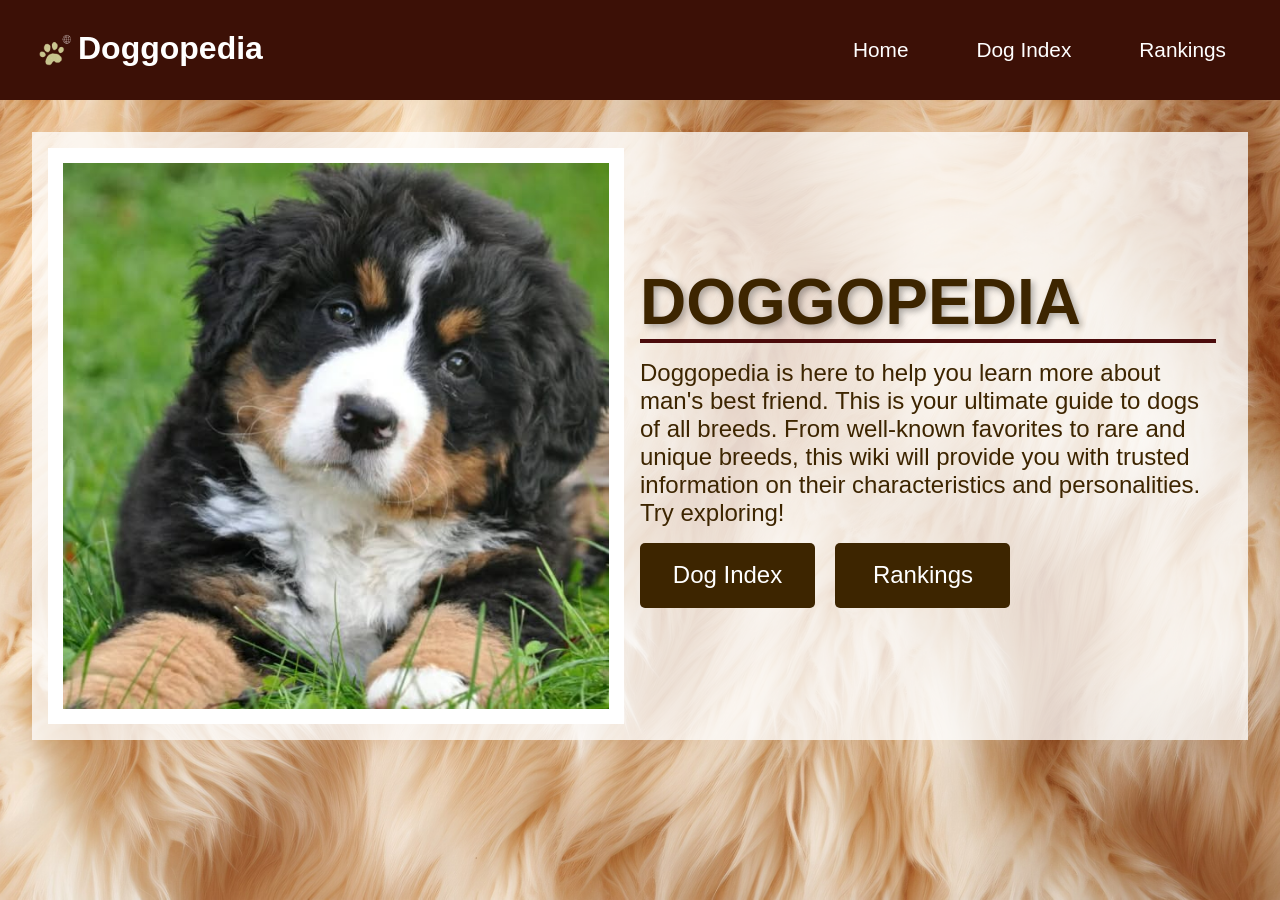
<file: index.html>
<!DOCTYPE html>
<html lang="en">
<head>
    <meta charset="UTF-8">
    <meta name="viewport" content="width=device-width, initial-scale=1.0">
    <title>Doggopedia</title>

    <link rel="stylesheet" href="style.css">
</head>

<body>
    <nav class="navbar">
        <div class="navbar-container">
            <a href="index.html" class="navbar-logo"><img src="doggopedias-logo.png" alt="Doggopedia Logo" class="navbar-icon">Doggopedia</a>
            <button class="navbar-toggle">
                <span class="bar"></span>
                <span class="bar"></span>
                <span class="bar"></span>
            </button>
            <ul class="navbar-menu">
                <li><a href="index.html">Home</a></li>
                <li><a href="dogbreeds.html">Dog Index</a></li>
                <li><a href="rankings.html">Rankings</a></li>
            </ul>
        </div>
    </nav>

<main>
    <div class="hero-section">
        <div class="hero-img">
            <img src="homepage-doggy.jpg" alt="Dog sitting on a grass field">
        </div>
        <div class="hero-content">
            <h1>DOGGOPEDIA</h1>
            <p>Doggopedia is here to help you learn more about man's best friend. This is your ultimate guide to dogs of all breeds. From well-known favorites to rare and unique breeds, this wiki will provide you with trusted information on their characteristics and personalities. Try exploring!</p>
            <button onclick="window.location.href='dogbreeds.html';">Dog Index</button>
            <button onclick="window.location.href='rankings.html';">Rankings</button>
        </div>
    </div>
</main>

<script src="script.js"></script>
</body>
</html>
</file>
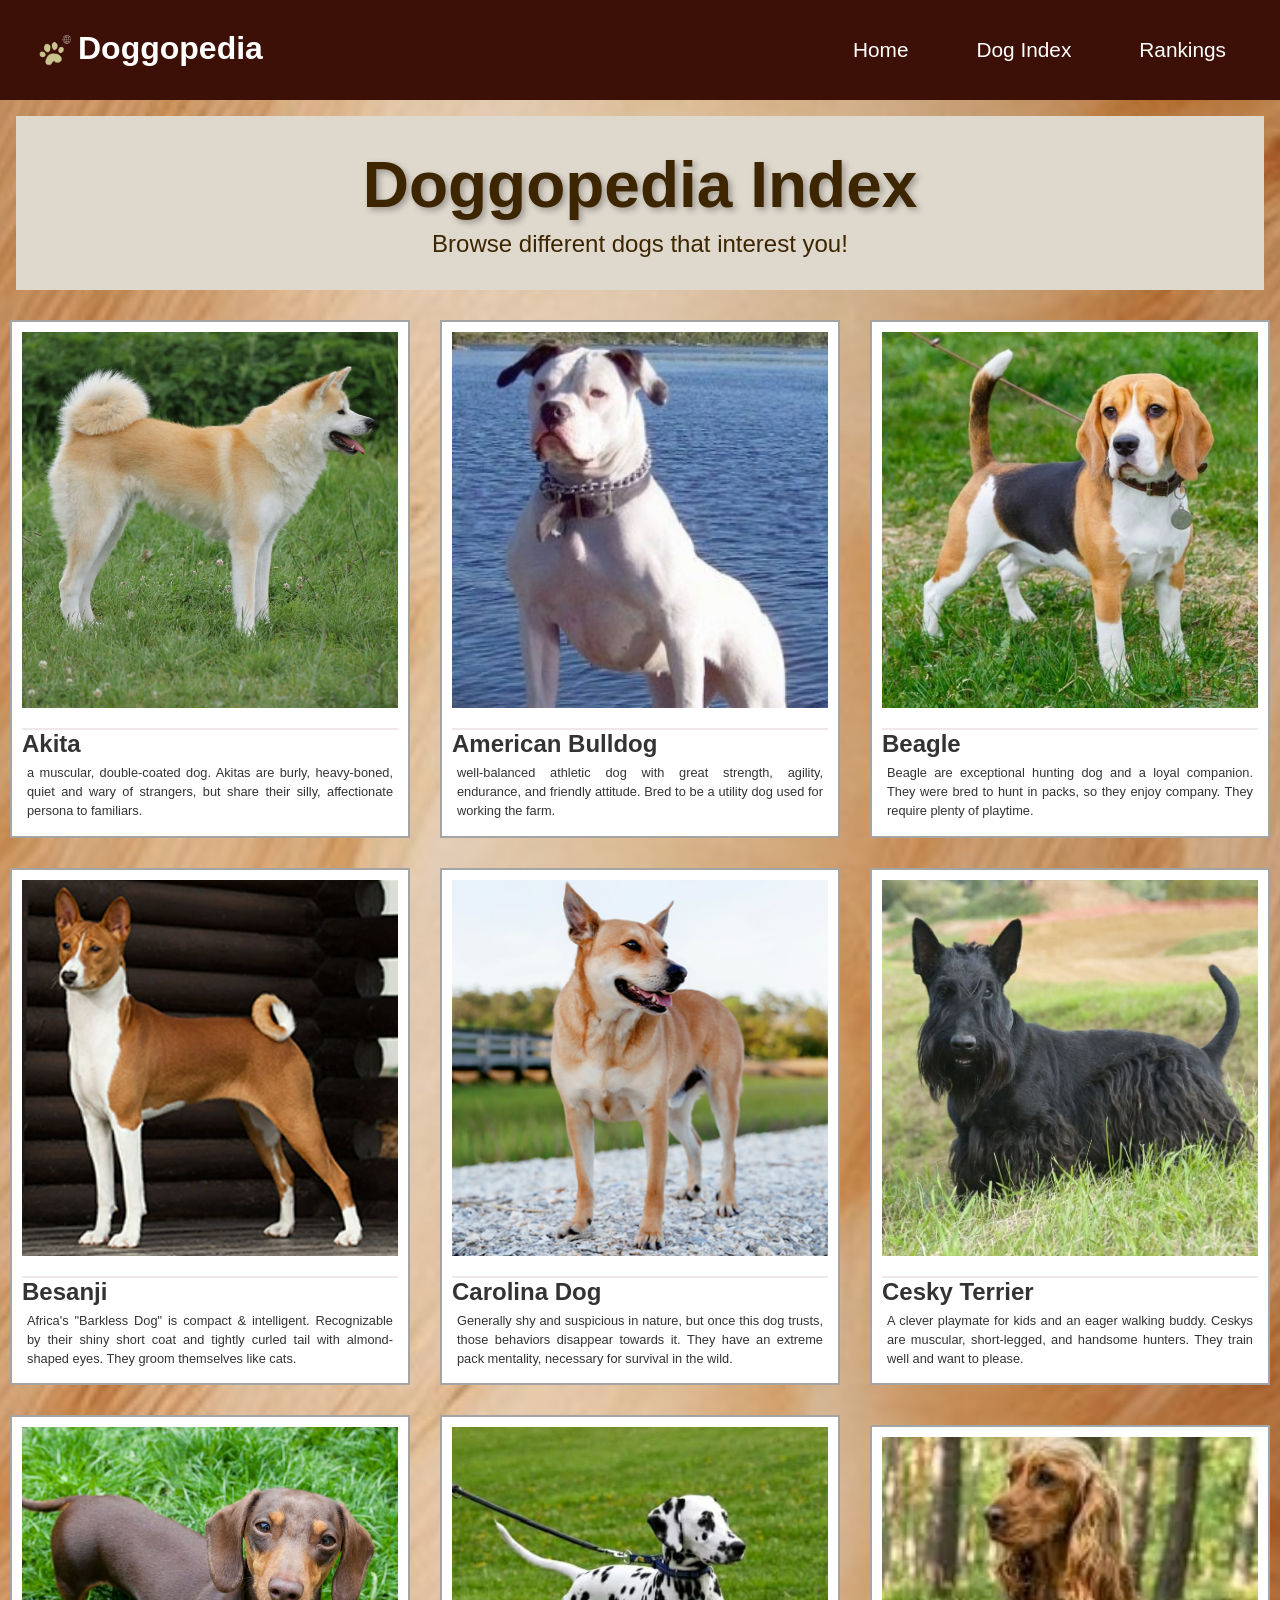
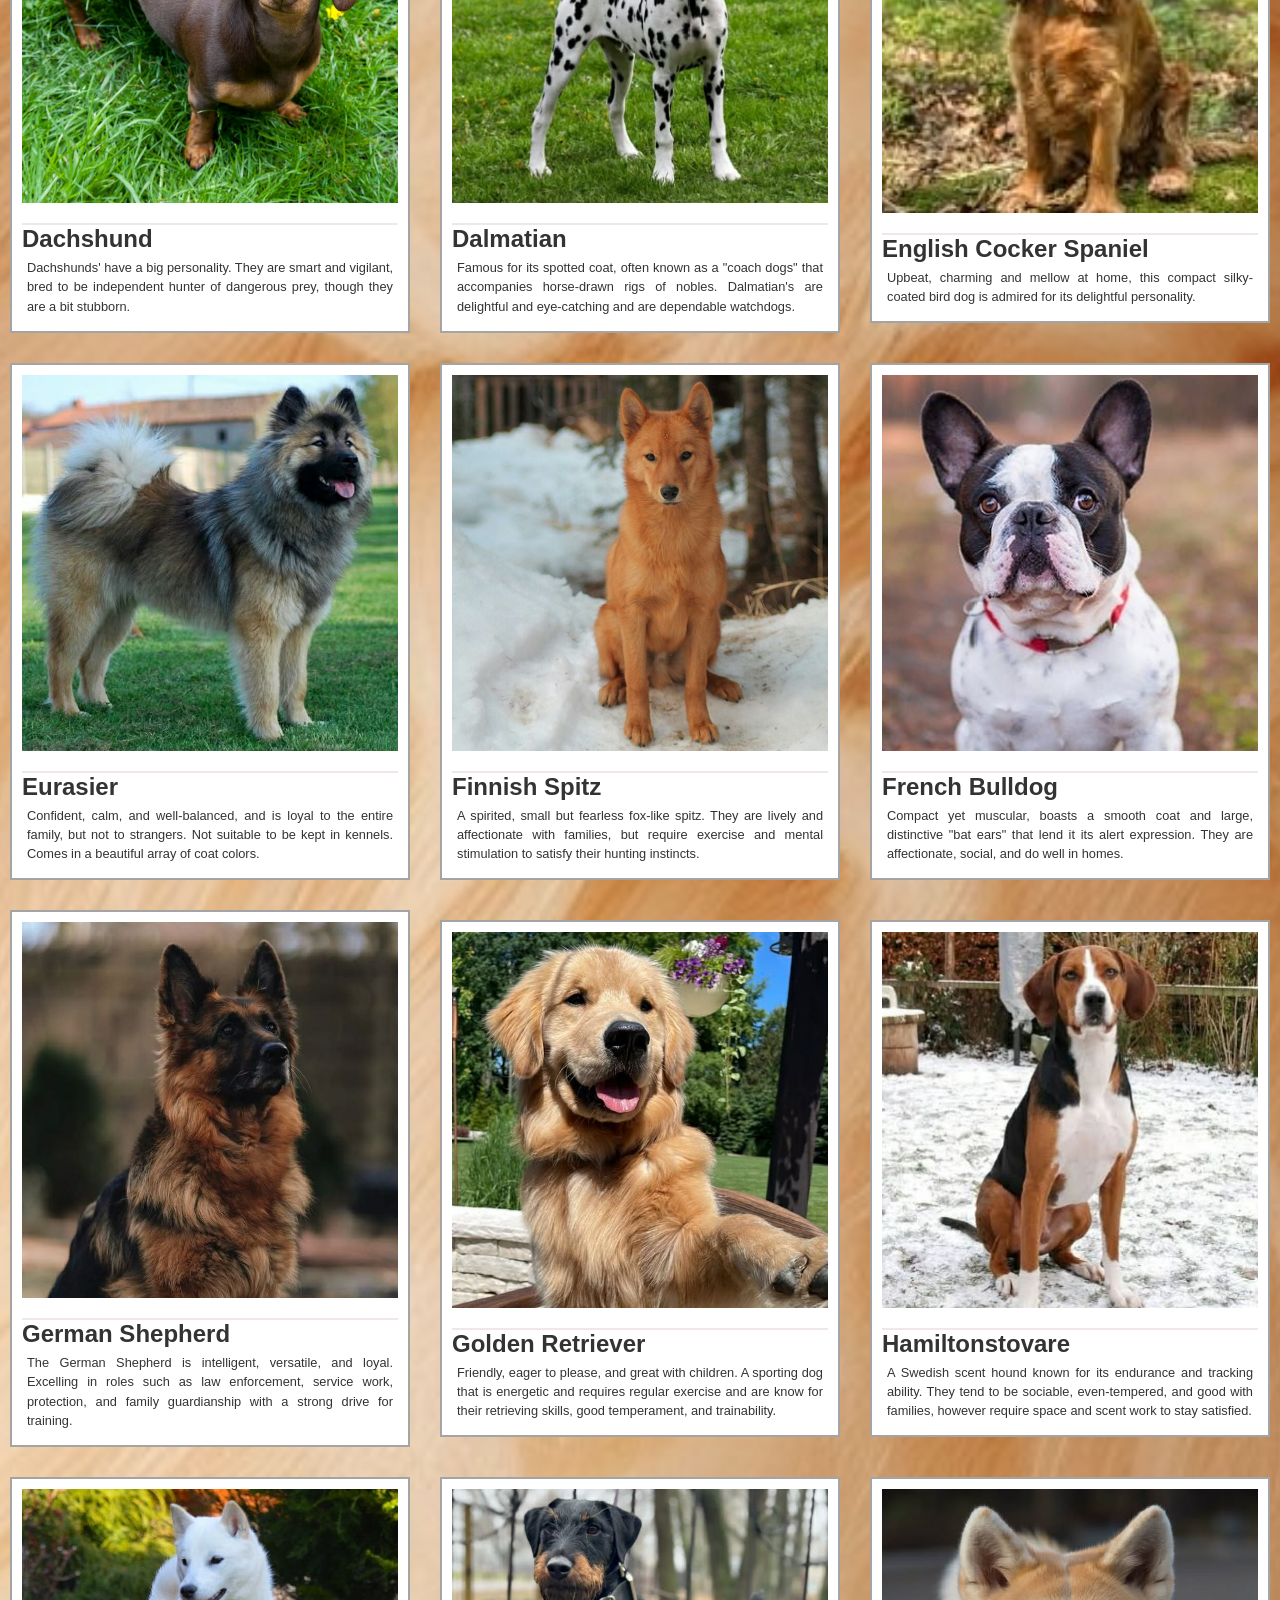
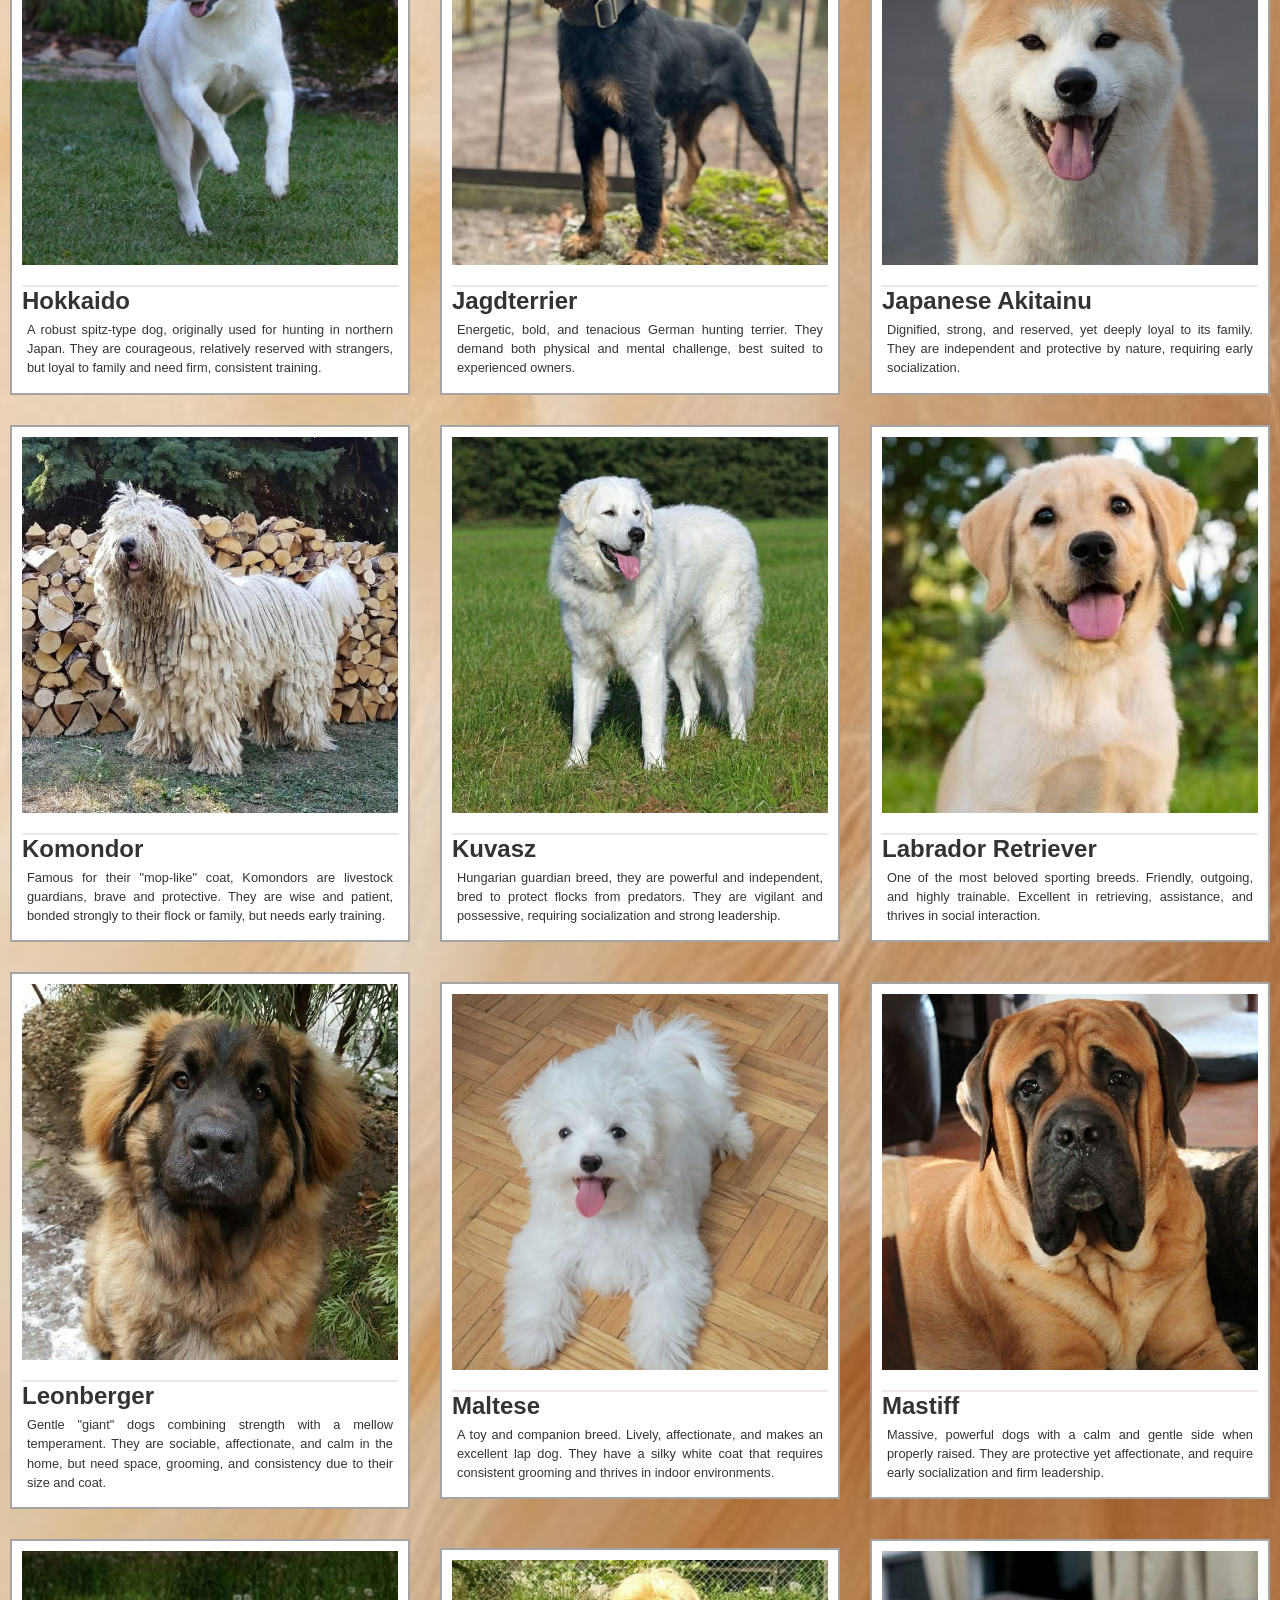
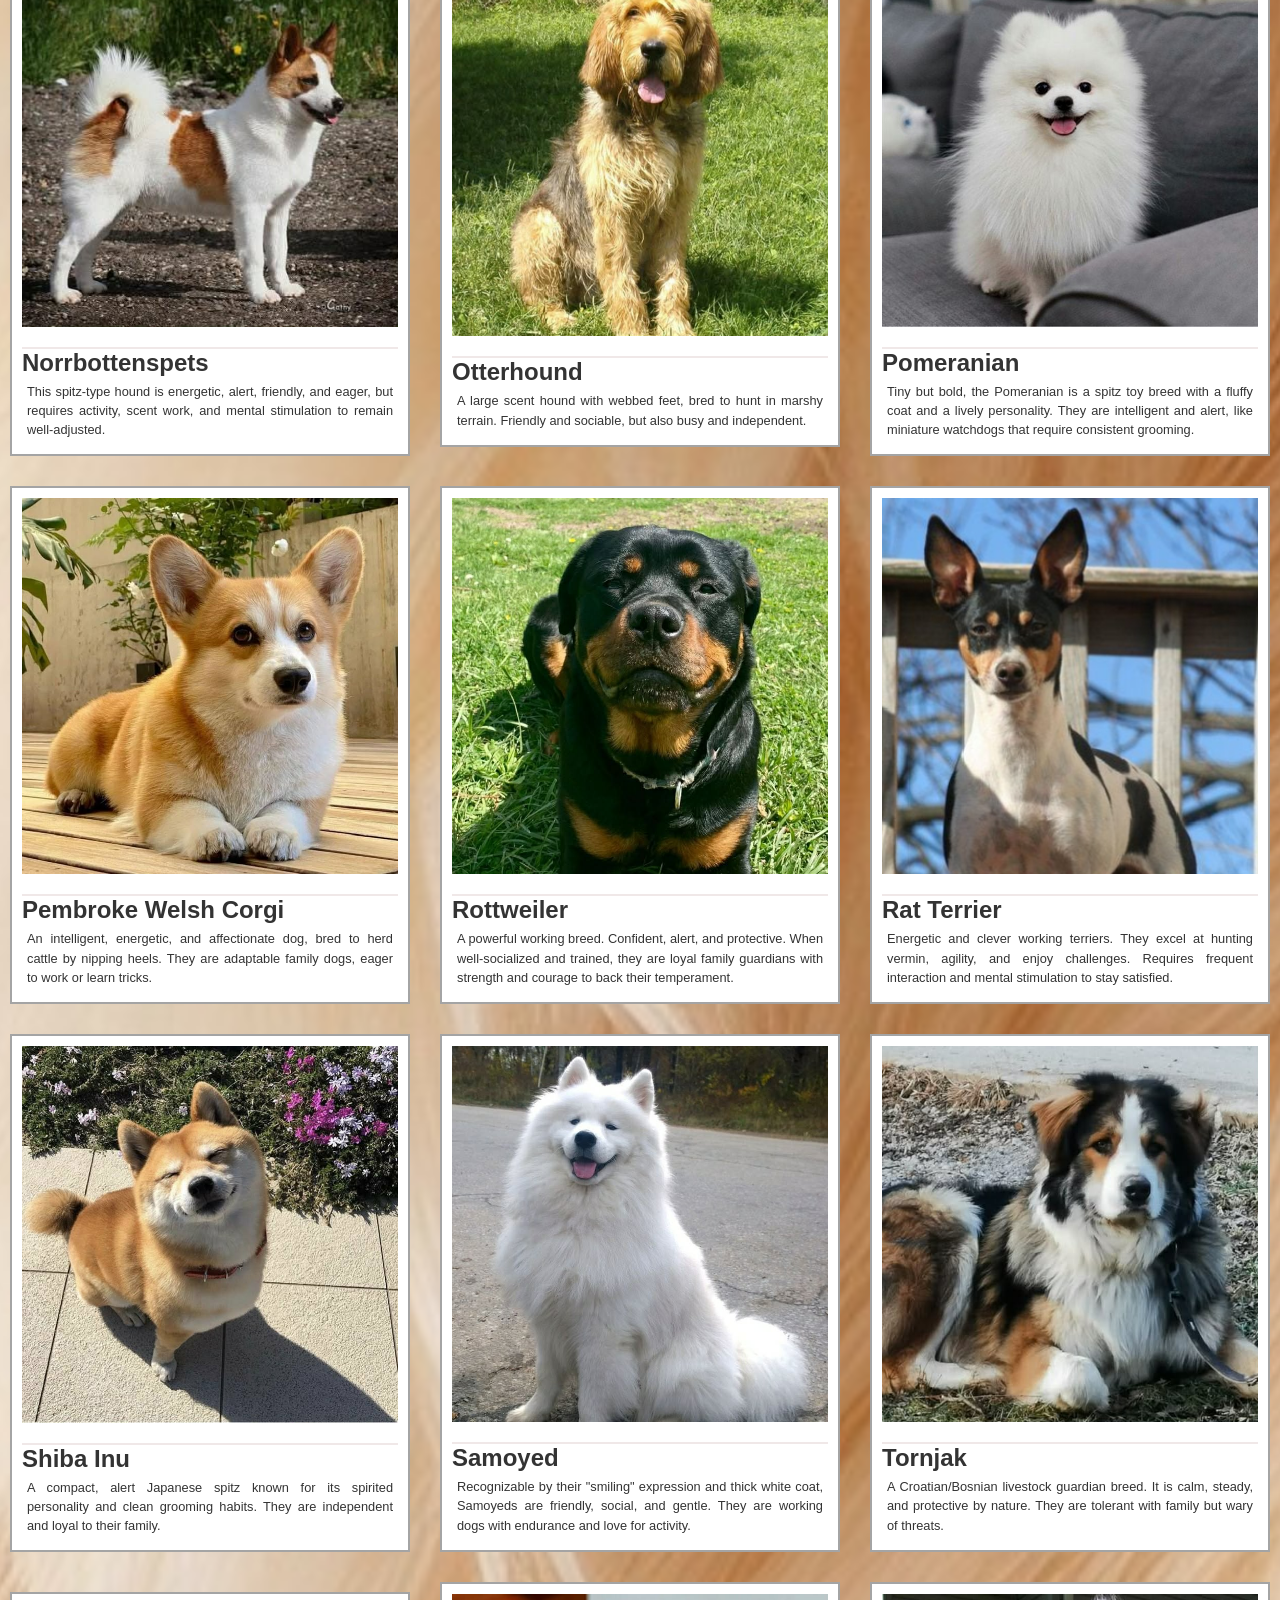
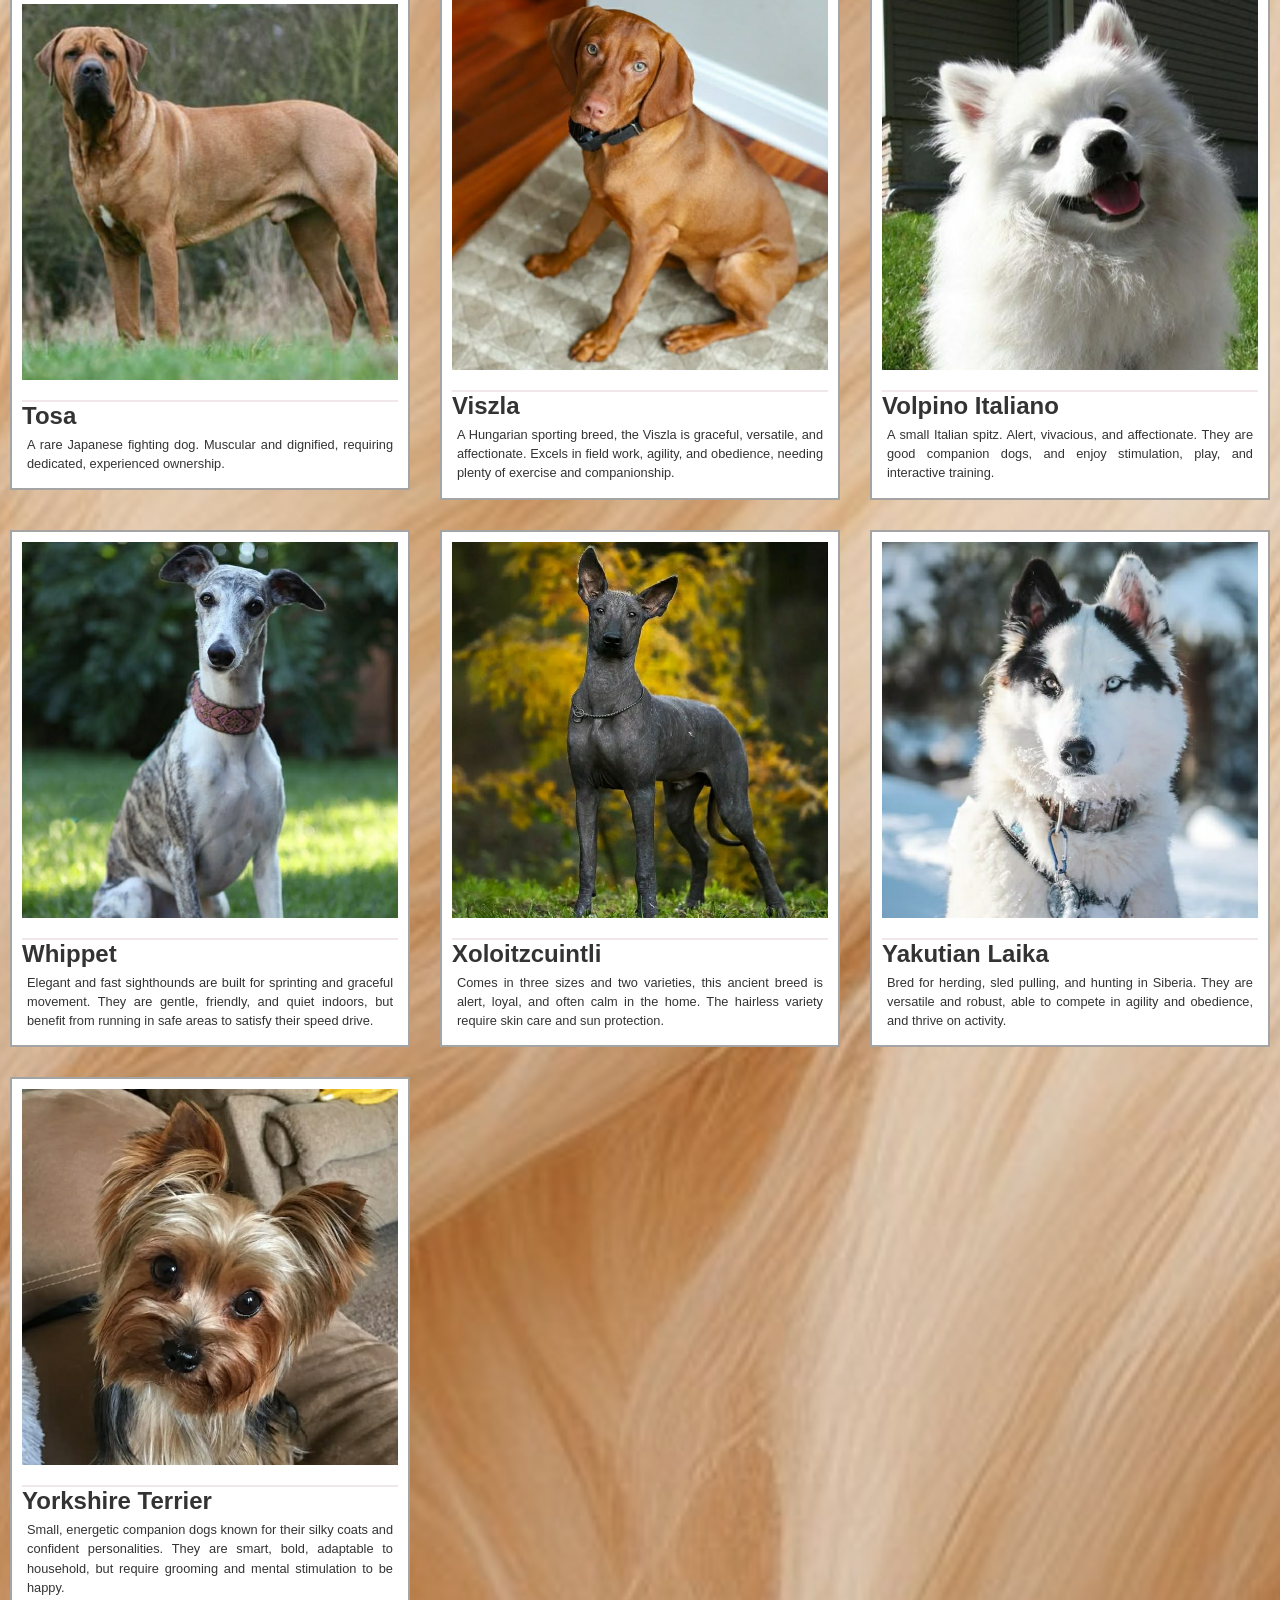
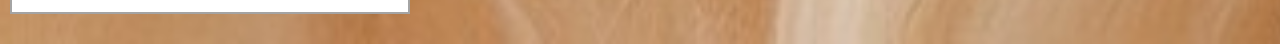
<file: dogbreeds.html>
<!DOCTYPE html>
<html lang="en">

<head>
    <meta charset="UTF-8">
    <meta name="viewport" content="width=device-width, initial-scale=1.0">
    <title>Doggopedia</title>

    <link rel="stylesheet" href="style.css">
</head>

<body>
    <nav class="navbar">
        <div class="navbar-container">
            <a href="index.html" class="navbar-logo"><img src="doggopedias-logo.png" alt="Doggopedia Logo" class="navbar-icon">Doggopedia</a>
            <button class="navbar-toggle">
                <span class="bar"></span>
                <span class="bar"></span>
                <span class="bar"></span>
            </button>
            <ul class="navbar-menu">
                <li><a href="index.html">Home</a></li>
                <li><a href="dogbreeds.html">Dog Index</a></li>
                <li><a href="rankings.html">Rankings</a></li>
            </ul>
        </div>
    </nav>

<main>
    <div class="indextitle">
            <h1>Doggopedia Index</h1>
            <p>Browse different dogs that interest you!</p>
        </div>
    
    <div class="breed-container">
    <div class="breed">
        <img src="Akita.jpg" alt="Akita">
        <div class="content">
            <h2>Akita</h2>
            <p>a muscular, double-coated dog. Akitas are burly, heavy-boned, quiet and wary of strangers, but share their silly, affectionate persona to familiars.</p>
        </div>
    </div>

    <div class="breed">
        <img src="American-Bulldog.jpg" alt="American Bulldog">
        <div class="content">
            <h2>American Bulldog</h2>
            <p>well-balanced athletic dog with great strength, agility, endurance, and friendly attitude. Bred to be a utility dog used for working the farm.</p>
        </div>
    </div>

    <div class="breed">
        <img src="Beagle.jpg" alt="Beagle">
        <div class="content">
            <h2>Beagle</h2>
            <p>Beagle are exceptional hunting dog and a loyal companion. They were bred to hunt in packs, so they enjoy company. They require plenty of playtime.</p>
        </div>
    </div>

    <div class="breed">
        <img src="Basenji.jpg" alt="Basenji">
        <div class="content">
            <h2>Besanji</h2>
            <p>Africa's "Barkless Dog" is compact & intelligent. Recognizable by their shiny short coat and tightly curled tail with almond-shaped eyes. They groom themselves like cats.</p>
        </div>
    </div>

    <div class="breed">
        <img src="Carolina-Dog.jpg" alt="Carolina Dog">
        <div class="content">
            <h2>Carolina Dog</h2>
            <p>Generally shy and suspicious in nature, but once this dog trusts, those behaviors disappear towards it. They have an extreme pack mentality, necessary for survival in the wild.</p>
        </div>
    </div>

    <div class="breed">
        <img src="Cesky-Terrier.jpg" alt="Cesky Terrier">
        <div class="content">
            <h2>Cesky Terrier</h2>
            <p>A clever playmate for kids and an eager walking buddy. Ceskys are muscular, short-legged, and handsome hunters. They train well and want to please.</p>
        </div>
    </div>

    <div class="breed">
        <img src="Dachshund.jpg" alt="Dachshund">
        <div class="content">
            <h2>Dachshund</h2>
            <p>Dachshunds' have a big personality. They are smart and vigilant, bred to be independent hunter of dangerous prey, though they are a bit stubborn.</p>
        </div>
    </div>

    <div class="breed">
        <img src="Dalmatian.jpg" alt="Dalmatian">
        <div class="content">
            <h2>Dalmatian</h2>
            <p>Famous for its spotted coat, often known as a "coach dogs" that accompanies horse-drawn rigs of nobles. Dalmatian's are delightful and eye-catching and are dependable watchdogs.</p>
        </div>
    </div>

    <div class="breed">
        <img src="English-Cocker-Spaniel.jpg" alt="English Cocker Spaniel">
        <div class="content">
            <h2>English Cocker Spaniel</h2>
            <p>Upbeat, charming and mellow at home, this compact silky-coated bird dog is admired for its delightful personality.</p>
        </div>
    </div>

    <div class="breed">
        <img src="Eurasier.jpg" alt="Eurasier">
        <div class="content">
            <h2>Eurasier</h2>
            <p>Confident, calm, and well-balanced, and is loyal to the entire family, but not to strangers. Not suitable to be kept in kennels. Comes in a beautiful array of coat colors.</p>
        </div>
    </div>

    <div class="breed">
        <img src="Finnish-Spitz.jpg" alt="Finnish Spitz">
        <div class="content">
            <h2>Finnish Spitz</h2>
            <p>A spirited, small but fearless fox-like spitz. They are lively and affectionate with families, but require exercise and mental stimulation to satisfy their hunting instincts.</p>
        </div>
    </div>

    <div class="breed">
        <img src="French-Bulldog.jpg" alt="French Bulldog">
        <div class="content">
            <h2>French Bulldog</h2>
            <p>Compact yet muscular, boasts a smooth coat and large, distinctive "bat ears" that lend it its alert expression. They are affectionate, social, and do well in homes.</p>
        </div>
    </div>

    <div class="breed">
        <img src="German-Shepherd.jpg" alt="German Shepherd">
        <div class="content">
            <h2>German Shepherd</h2>
            <p>The German Shepherd is intelligent, versatile, and loyal. Excelling in roles such as law enforcement, service work, protection, and family guardianship with a strong drive for training.</p>
        </div>
    </div>

    <div class="breed">
        <img src="Golden-Retriever.jpg" alt="Golden Retriever">
        <div class="content">
            <h2>Golden Retriever</h2>
            <p>Friendly, eager to please, and great with children. A sporting dog that is energetic and requires regular exercise and are know for their retrieving skills, good temperament, and trainability.</p>
        </div>
    </div>

    <div class="breed">
        <img src="Hamiltonstovare.jpg" alt="Hamiltonstovare">
        <div class="content">
            <h2>Hamiltonstovare</h2>
            <p>A Swedish scent hound known for its endurance and tracking ability. They tend to be sociable, even-tempered, and good with families, however require space and scent work to stay satisfied.</p>
        </div>
    </div>

    <div class="breed">
        <img src="Hokkaido.jpg" alt="Hokkaido">
        <div class="content">
            <h2>Hokkaido</h2>
            <p>A robust spitz-type dog, originally used for hunting in northern Japan. They are courageous, relatively reserved with strangers, but loyal to family and need firm, consistent training.</p>
        </div>
    </div>

    <div class="breed">
        <img src="Jagdterrier.jpg" alt="Jagdterrier">
        <div class="content">
            <h2>Jagdterrier</h2>
            <p>Energetic, bold, and tenacious German hunting terrier. They demand both physical and mental challenge, best suited to experienced owners.</p>
        </div>
    </div>

    <div class="breed">
        <img src="Japanese-Akitainu.jpg" alt="Japanese Akitainu">
        <div class="content">
            <h2>Japanese Akitainu</h2>
            <p>Dignified, strong, and reserved, yet deeply loyal to its family. They are independent and protective by nature, requiring early socialization.</p>
        </div>
    </div>

    <div class="breed">
        <img src="Komondor.jpg" alt="Komondor">
        <div class="content">
            <h2>Komondor</h2>
            <p>Famous for their "mop-like" coat, Komondors are livestock guardians, brave and protective. They are wise and patient, bonded strongly to their flock or family, but needs early training.</p>
        </div>
    </div>

    <div class="breed">
        <img src="Kuvasz.jpg" alt="Kuvasz">
        <div class="content">
            <h2>Kuvasz</h2>
            <p>Hungarian guardian breed, they are powerful and independent, bred to protect flocks from predators. They are vigilant and possessive, requiring socialization and strong leadership.</p>
        </div>
    </div>

    <div class="breed">
        <img src="Labrador-Retriever.jpg" alt="Labrador Retriever">
        <div class="content">
            <h2>Labrador Retriever</h2>
            <p>One of the most beloved sporting breeds. Friendly, outgoing, and highly trainable. Excellent in retrieving, assistance, and thrives in social interaction.</p>
        </div>
    </div>

    <div class="breed">
        <img src="Leonberger.jpg" alt="Leonberger">
        <div class="content">
            <h2>Leonberger</h2>
            <p>Gentle "giant" dogs combining strength with a mellow temperament. They are sociable, affectionate, and calm in the home, but need space, grooming, and consistency due to their size and coat.</p>
        </div>
    </div>

    <div class="breed">
        <img src="Maltese.jpg" alt="Maltese">
        <div class="content">
            <h2>Maltese</h2>
            <p>A toy and companion breed. Lively, affectionate, and makes an excellent lap dog. They have a silky white coat that requires consistent grooming and thrives in indoor environments.</p>
        </div>
    </div>

    <div class="breed">
        <img src="Mastiff.jpg" alt="Mastiff">
        <div class="content">
            <h2>Mastiff</h2>
            <p>Massive, powerful dogs with a calm and gentle side when properly raised. They are protective yet affectionate, and require early socialization and firm leadership.</p>
        </div>
    </div>

    <div class="breed">
        <img src="Norrbottenspets.jpg" alt="Norrbottenspets">
        <div class="content">
            <h2>Norrbottenspets</h2>
            <p>This spitz-type hound is energetic, alert, friendly, and eager, but requires activity, scent work, and mental stimulation to remain well-adjusted.</p>
        </div>
    </div>

    <div class="breed">
        <img src="Otterhound.jpg" alt="Otterhound">
        <div class="content">
            <h2>Otterhound</h2>
            <p>A large scent hound with webbed feet, bred to hunt in marshy terrain. Friendly and sociable, but also busy and independent.</p>
        </div>
    </div>

    <div class="breed">
        <img src="Pomeranian.jpg" alt="Pomeranian">
        <div class="content">
            <h2>Pomeranian</h2>
            <p>Tiny but bold, the Pomeranian is a spitz toy breed with a fluffy coat and a lively personality. They are intelligent and alert, like miniature watchdogs that require consistent grooming.</p>
        </div>
    </div>

    <div class="breed">
        <img src="Pembroke-Welsh-Corgi.jpg" alt="Pembroke Welsh Corgi">
        <div class="content">
            <h2>Pembroke Welsh Corgi</h2>
            <p>An intelligent, energetic, and affectionate dog, bred to herd cattle by nipping heels. They are adaptable family dogs, eager to work or learn tricks.</p>
        </div>
    </div>

    <div class="breed">
        <img src="Rottweiler.jpg" alt="Rottweiler">
        <div class="content">
            <h2>Rottweiler</h2>
            <p>A powerful working breed. Confident, alert, and protective. When well-socialized and trained, they are loyal family guardians with strength and courage to back their temperament.</p>
        </div>
    </div>

    <div class="breed">
        <img src="Rat-Terrier.jpg" alt="Rat Terrier">
        <div class="content">
            <h2>Rat Terrier</h2>
            <p>Energetic and clever working terriers. They excel at hunting vermin, agility, and enjoy challenges. Requires frequent interaction and mental stimulation to stay satisfied.</p>
        </div>
    </div>

    <div class="breed">
        <img src="Shiba-Inu.jpg" alt="Shiba Inu">
        <div class="content">
            <h2>Shiba Inu</h2>
            <p>A compact, alert Japanese spitz known for its spirited personality and clean grooming habits. They are independent and loyal to their family.</p>
        </div>
    </div>

    <div class="breed">
        <img src="Samoyed.jpg" alt="Samoyed">
        <div class="content">
            <h2>Samoyed</h2>
            <p>Recognizable by their "smiling" expression and thick white coat, Samoyeds are friendly, social, and gentle. They are working dogs with endurance and love for activity.</p>
        </div>
    </div>

    <div class="breed">
        <img src="Tornjak.jpg" alt="Tornjak">
        <div class="content">
            <h2>Tornjak</h2>
            <p>A Croatian/Bosnian livestock guardian breed. It is calm, steady, and protective by nature. They are tolerant with family but wary of threats.</p>
        </div>
    </div>

    <div class="breed">
        <img src="Tosa.jpg" alt="Tosa">
        <div class="content">
            <h2>Tosa</h2>
            <p>A rare Japanese fighting dog. Muscular and dignified, requiring dedicated, experienced ownership.</p>
        </div>
    </div>

    <div class="breed">
        <img src="Viszla.jpg" alt="Viszla">
        <div class="content">
            <h2>Viszla</h2>
            <p>A Hungarian sporting breed, the Viszla is graceful, versatile, and affectionate. Excels in field work, agility, and obedience, needing plenty of exercise and companionship.</p>
        </div>
    </div>

    <div class="breed">
        <img src="Volpino-Italiano.jpg" alt="Volpino Italiano">
        <div class="content">
            <h2>Volpino Italiano</h2>
            <p>A small Italian spitz. Alert, vivacious, and affectionate. They are good companion dogs, and enjoy stimulation, play, and interactive training.</p>
        </div>
    </div>

    <div class="breed">
        <img src="Whippet.jpg" alt="Whippet">
        <div class="content">
            <h2>Whippet</h2>
            <p>Elegant and fast sighthounds are built for sprinting and graceful movement. They are gentle, friendly, and quiet indoors, but benefit from running in safe areas to satisfy their speed drive.</p>
        </div>
    </div>

    <div class="breed">
        <img src="Xoloitzcuintli.jpg" alt="Xoloitzcuintli">
        <div class="content">
            <h2>Xoloitzcuintli</h2>
            <p>Comes in three sizes and two varieties, this ancient breed is alert, loyal, and often calm in the home. The hairless variety require skin care and sun protection.</p>
        </div>
    </div>

    <div class="breed">
        <img src="Yakutian-Laika.jpg" alt="Yakutian Laika">
        <div class="content">
            <h2>Yakutian Laika</h2>
            <p>Bred for herding, sled pulling, and hunting in Siberia. They are versatile and robust, able to compete in agility and obedience, and thrive on activity.</p>
        </div>
    </div>

    <div class="breed">
        <img src="Yorkshire-Terrier.jpg" alt="Yorkshire Terrier">
        <div class="content">
            <h2>Yorkshire Terrier</h2>
            <p>Small, energetic companion dogs known for their silky coats and confident personalities. They are smart, bold, adaptable to household, but require grooming and mental stimulation to be happy.</p>
        </div>
    </div>
</div>
</main>
<script src="script.js"></script>
</body>

</html>
</file>
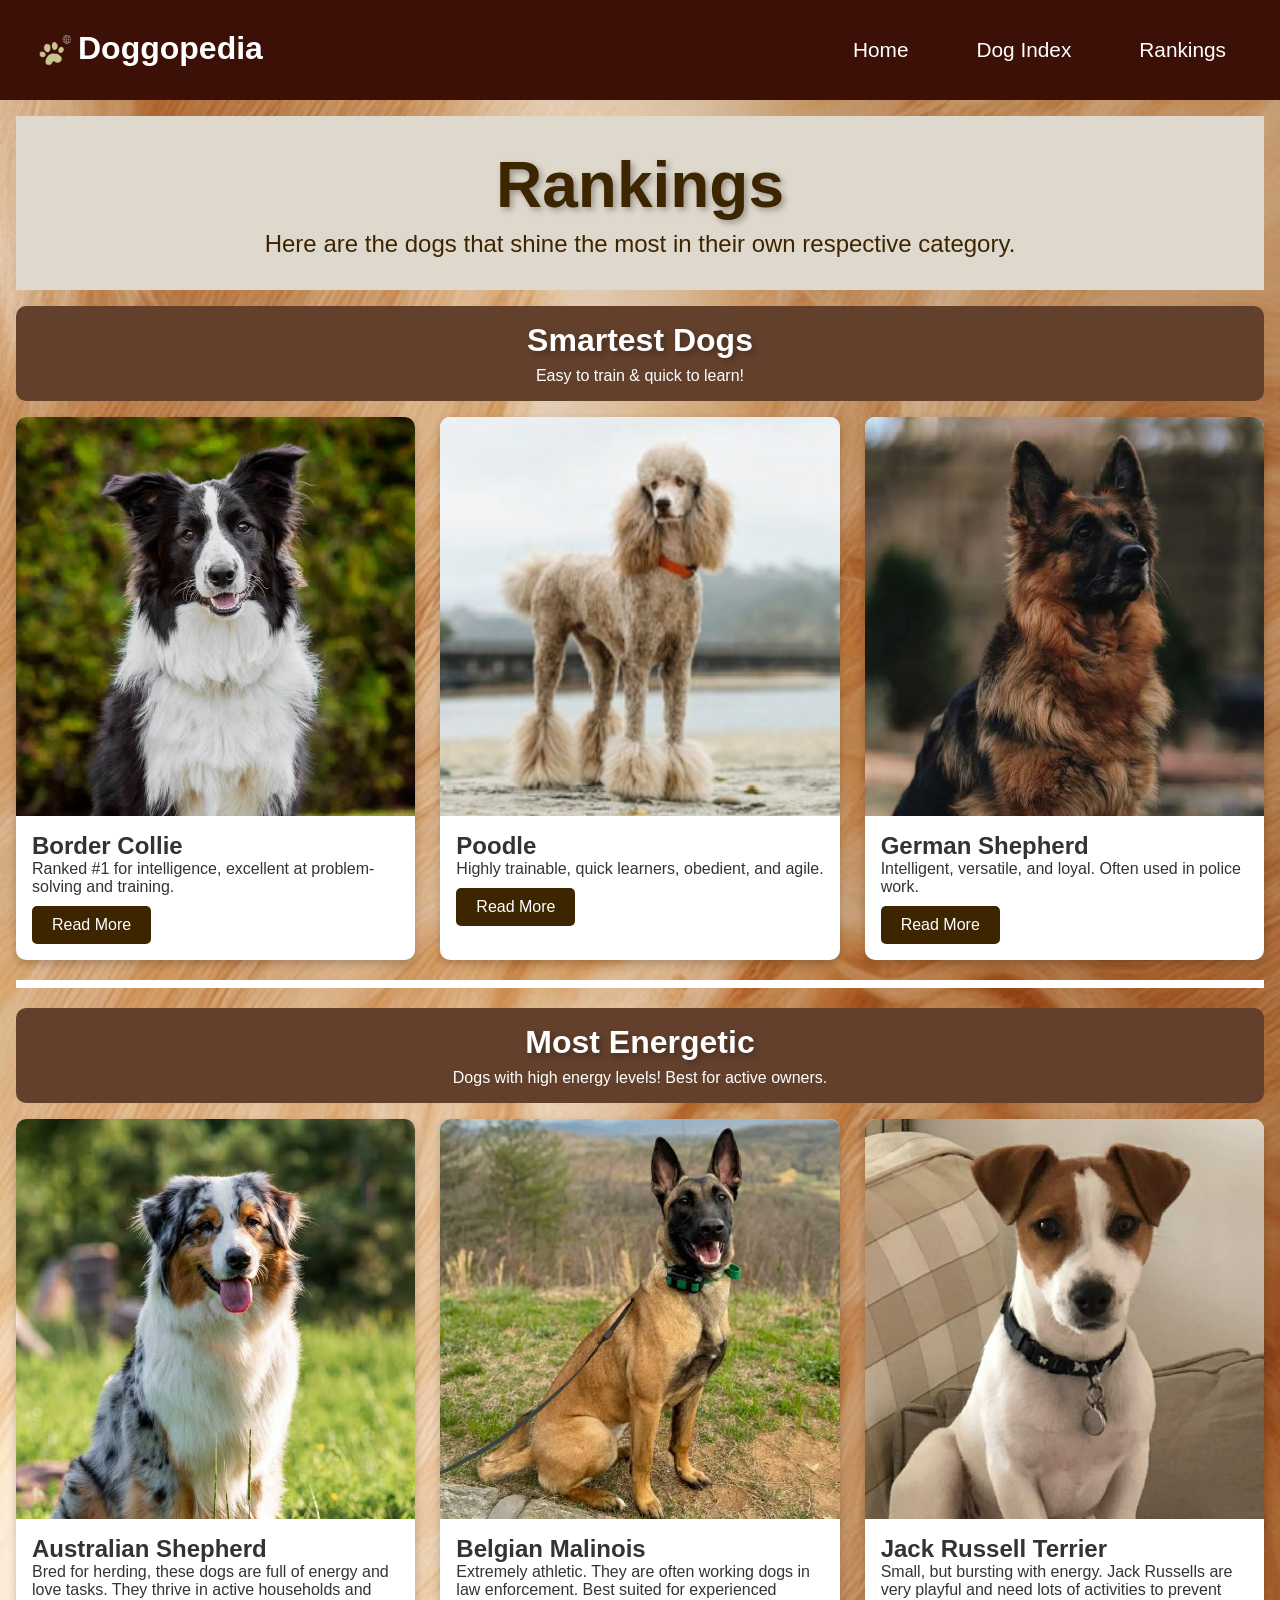
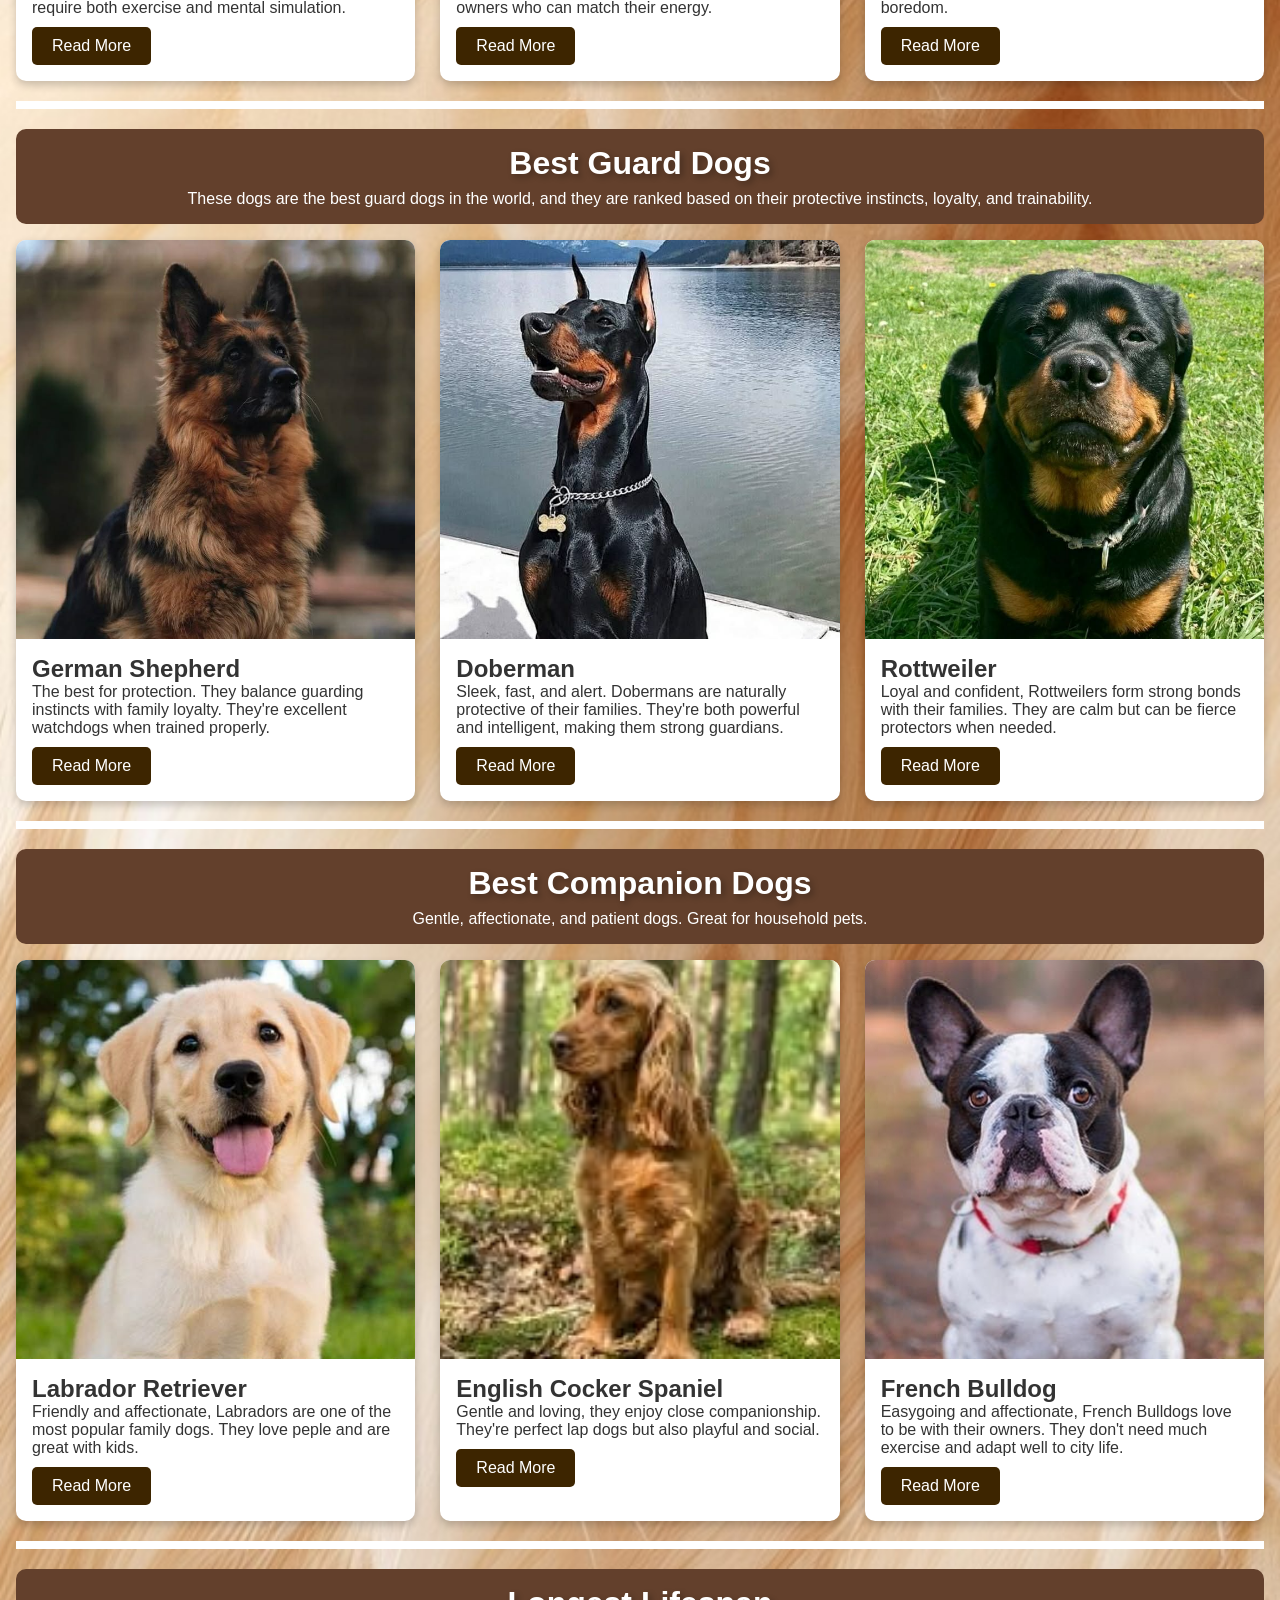
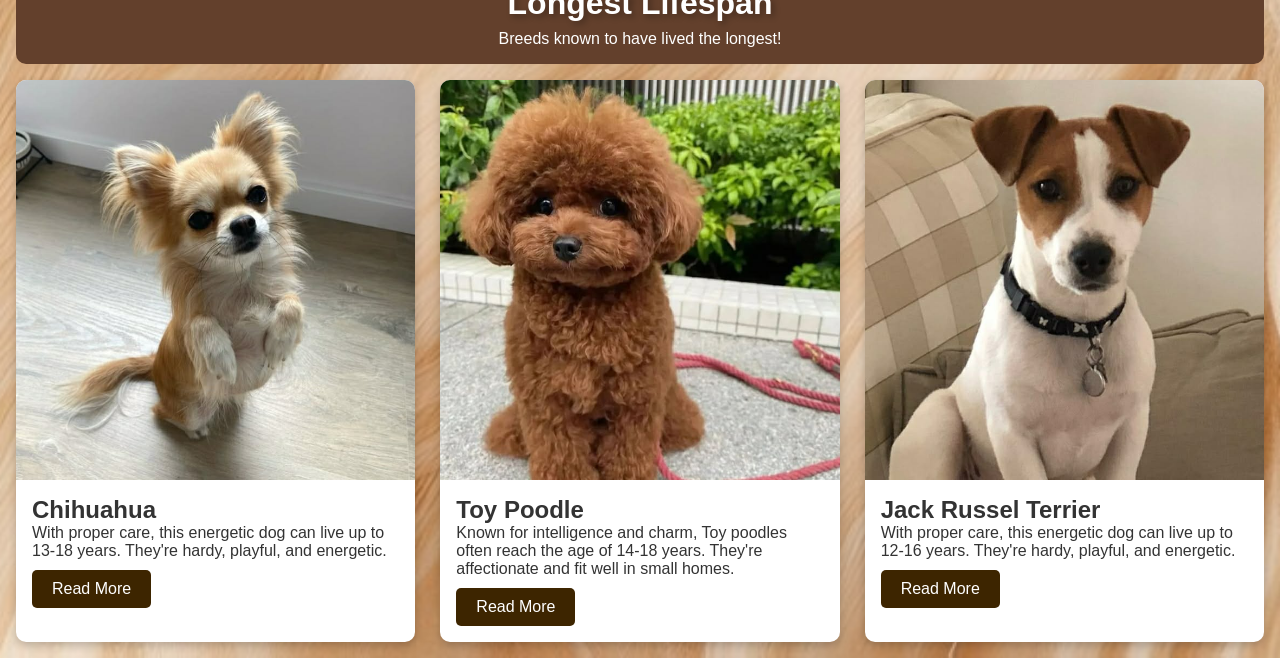
<file: rankings.html>
<!DOCTYPE html>
<html lang="en">
<head>
    <meta charset="UTF-8">
    <meta name="viewport" content="width=device-width, initial-scale=1.0">
    <title>Rankings</title>
    <link rel="stylesheet" href="style.css">
</head>
<body>
    <nav class="navbar">
        <div class="navbar-container">
            <a href="index.html" class="navbar-logo"><img src="doggopedias-logo.png" alt="Doggopedia Logo" class="navbar-icon">Doggopedia</a>
            <button class="navbar-toggle">
                <span class="bar"></span>
                <span class="bar"></span>
                <span class="bar"></span>
            </button>
            <ul class="navbar-menu">
                <li><a href="index.html">Home</a></li>
                <li><a href="dogbreeds.html">Dog Index</a></li>
                <li><a href="rankings.html">Rankings</a></li>
            </ul>
        </div>
    </nav>

    <div class="indextitle">
            <h1>Rankings</h1>
            <p>Here are the dogs that shine the most in their own respective category.</p>
        </div>

<main class="rank">
    <div class="container">
        <div class="rank-header">
            <h1>Smartest Dogs</h1>
            <p>Easy to train & quick to learn!</p>
        </div>
        <div class="card-container">
            <div class="card">
                <img src="Border-Collie.jpg" alt="Border Collie">
                <div class="card-content">
                    <h2 class="card-title">Border Collie</h2>
                    <p class="card-text">Ranked #1 for intelligence, excellent at problem-solving and training.</p>
                    <a href="#" class="card-btn">Read More</a>
                </div>
            </div>
            <div class="card">
                <img src="Pooodle.jpg" alt="Poodle">
                <div class="card-content">
                    <h2 class="card-title">Poodle</h2>
                    <p class="card-text">Highly trainable, quick learners, obedient, and agile.</p>
                    <a href="#" class="card-btn">Read More</a>
                </div>
            </div>
            <div class="card">
                <img src="German-Shepherd.jpg" alt="German Shepherd">
                <div class="card-content">
                    <h2 class="card-title">German Shepherd</h2>
                    <p class="card-text">Intelligent, versatile, and loyal. Often used in police work.</p>
                    <a href="#" class="card-btn">Read More</a>
                </div>
            </div>
        </div>

        <div class="divider"></div>

        <div class="rank-header">
            <h1>Most Energetic</h1>
            <p>Dogs with high energy levels! Best for active owners.</p>
        </div>
        <div class="card-container">
            <div class="card">
                <img src="Australian-Shepherd.jpg" alt="Australian Shepherd">
                <div class="card-content">
                    <h2 class="card-title">Australian Shepherd</h2>
                    <p class="card-text">Bred for herding, these dogs are full of energy and love tasks. They thrive in active households and require both exercise and mental simulation.</p>
                    <a href="#" class="card-btn">Read More</a>
                </div>
            </div>
            <div class="card">
                <img src="Belgian-Malinois.jpg" alt="Belgian Malinois">
                <div class="card-content">
                    <h2 class="card-title">Belgian Malinois</h2>
                    <p class="card-text">Extremely athletic. They are often working dogs in law enforcement. Best suited for experienced owners who can match their energy.</p>
                    <a href="#" class="card-btn">Read More</a>
                </div>
            </div>
            <div class="card">
                <img src="Jack-Russel-Terrier.jpg" alt="Jack Russel Terrier">
                <div class="card-content">
                    <h2 class="card-title">Jack Russell Terrier</h2>
                    <p class="card-text">Small, but bursting with energy. Jack Russells are very playful and need lots of activities to prevent boredom.</p>
                    <a href="#" class="card-btn">Read More</a>
                </div>
            </div>
        </div>

        <div class="divider"></div>

        <div class="rank-header">
            <h1>Best Guard Dogs</h1>
            <p>These dogs are the best guard dogs in the world, and they are ranked based on their protective instincts, loyalty, and trainability.</p>
        </div>
        <div class="card-container">
            <div class="card">
                <img src="German-Shepherd.jpg" alt="German Shepherd">
                <div class="card-content">
                    <h2 class="card-title">German Shepherd</h2>
                    <p class="card-text">The best for protection. They balance guarding instincts with family loyalty. They're excellent watchdogs when trained properly.</p>
                    <a href="#" class="card-btn">Read More</a>
                </div>
            </div>
            <div class="card">
                <img src="Doberman-Pinscher.jpg" alt="Doberman">
                <div class="card-content">
                    <h2 class="card-title">Doberman</h2>
                    <p class="card-text">Sleek, fast, and alert. Dobermans are naturally protective of their families. They're both powerful and intelligent, making them strong guardians.</p>
                    <a href="#" class="card-btn">Read More</a>
                </div>
            </div>
            <div class="card">
                <img src="Rottweiler.jpg" alt="Rottweiler">
                <div class="card-content">
                    <h2 class="card-title">Rottweiler</h2>
                    <p class="card-text">Loyal and confident, Rottweilers form strong bonds with their families. They are calm but can be fierce protectors when needed.</p>
                    <a href="#" class="card-btn">Read More</a>
                </div>
            </div>
        </div>

        <div class="divider"></div>

        <div class="rank-header">
            <h1>Best Companion Dogs</h1>
            <p>Gentle, affectionate, and patient dogs. Great for household pets.</p>
        </div>
        <div class="card-container">
            <div class="card">
                <img src="Labrador-Retriever.jpg" alt="KLabrador Retriever">
                <div class="card-content">
                    <h2 class="card-title">Labrador Retriever</h2>
                    <p class="card-text">Friendly and affectionate, Labradors are one of the most popular family dogs. They love peple and are great with kids.</p>
                    <a href="#" class="card-btn">Read More</a>
                </div>
            </div>
            <div class="card">
                <img src="English-Cocker-Spaniel.jpg" alt="English Cocker Spaniel">
                <div class="card-content">
                    <h2 class="card-title">English Cocker Spaniel</h2>
                    <p class="card-text">Gentle and loving, they enjoy close companionship. They're perfect lap dogs but also playful and social.</p>
                    <a href="#" class="card-btn">Read More</a>
                </div>
            </div>
            <div class="card">
                <img src="French-Bulldog.jpg" alt="French Bulldog">
                <div class="card-content">
                    <h2 class="card-title">French Bulldog</h2>
                    <p class="card-text">Easygoing and affectionate, French Bulldogs love to be with their owners. They don't need much exercise and adapt well to city life.</p>
                    <a href="#" class="card-btn">Read More</a>
                </div>
            </div>
        </div>

        <div class="divider"></div>

        <div class="rank-header">
            <h1>Longest Lifespan</h1>
            <p>Breeds known to have lived the longest!</p>
        </div>
        <div class="card-container">
            <div class="card">
                <img src="Chihuahua.jpg" alt="Chihuahua">
                <div class="card-content">
                    <h2 class="card-title">Chihuahua</h2>
                    <p class="card-text">With proper care, this energetic dog can live up to 13-18 years. They're hardy, playful, and energetic.</p>
                    <a href="#" class="card-btn">Read More</a>
                </div>
            </div>
            <div class="card">
                <img src="Toy-Poodle.jpg" alt="Toy Poodle">
                <div class="card-content">
                    <h2 class="card-title">Toy Poodle</h2>
                    <p class="card-text">Known for intelligence and charm, Toy poodles often reach the age of 14-18 years. They're affectionate and fit well in small homes.</p>
                    <a href="#" class="card-btn">Read More</a>
                </div>
            </div>
            <div class="card">
                <img src="Jack-Russel-Terrier.jpg" alt="Jack Russel Terrier">
                <div class="card-content">
                    <h2 class="card-title">Jack Russel Terrier</h2>
                    <p class="card-text">With proper care, this energetic dog can live up to 12-16 years. They're hardy, playful, and energetic.</p>
                    <a href="#" class="card-btn">Read More</a>
                </div>
            </div>
        </div>
</div>
</main>
</body>
</html>
</file>
<file: style.css>
* {
    margin: 0;
    padding: 0;
    box-sizing: border-box;
}
body {
    font-family: 'Segoe UI', Tahoma, Geneva, Verdana, sans-serif;
    background-color: #f0f0f0;
    color: #333;
    min-height: 100vh;
    background: url("Fur.jpg") no-repeat center center / cover;
}
/* Navbar */
.navbar {
    max-inline-size: 100%;
    display: flex;
    align-items: center;
    justify-content: center;
    height: 100px;
    width: 100%;
    position: sticky;
    top: 0;
    background: #3c1006;
    z-index: 1000;
}
.navbar-container {
    display: flex;
    align-items: center;
    justify-content: space-between;
    width: 100%;
    padding: 0 2rem;
    max-width: 2000px;
}
.navbar-icon {
    height: 40px;
    width: auto;
    float: left;
}
.navbar-logo {
    font-size: 2rem;
    font-weight: 600;
    color: #fff;
    text-decoration: none;
    cursor: pointer;
}
.navbar-container .navbar-menu {
    display: flex;
    text-align: center;
    gap: 1.5rem;
    list-style: none;
}
.navbar-container .navbar-menu li a {
    text-decoration: none;
    color: white;
    font-size: 1.3rem;
    font-weight: 500;
    padding: 3px 20px;
    border-radius: 10px;
    border: 2px solid transparent;
    white-space: nowrap;
}
.navbar-container .navbar-menu li a:hover {
    background-color: #fff;
    color: #3d2500;
}
.navbar-toggle {
    display: none;
    background: transparent;
    padding: 10px;
    border: none;
    cursor: pointer;
}
.bar {
    display: block;
    width: 25px;
    height: 3px;
    margin: 5px auto;
    background-color: #fff;
    transition: all 0.3s ease-in-out;
}
/* Page 1 */
.hero-section {
    margin: 2rem;
    background: rgba(255, 255, 255, 0.76);
    min-height: 60vh;
    display: flex;
    align-items: center;
    justify-content: space-around;
    padding: 1rem;
}
.hero-img {
    flex: 1;
    display: flex;
    justify-content: center;
    align-items: center;
}
.hero-img img {
    max-width: 100%;
    height: auto;
    border: 15px solid rgb(255, 255, 255);
}
.hero-content {
    flex: 1;
    text-align: left;
    padding: 1rem;
}
.hero-content button {
    text-decoration: none;
    color: #fff;
}
.hero-section h1 {
    font-size: 4rem;
    color: #3d2500;
    text-shadow: 3px 3px 6px rgba(0, 0, 0, 0.3);
    border-bottom: 4px solid #4b0b0b;
    margin-bottom: 1rem;
}
.hero-section p {
    font-size: 1.5rem;
    color: #3d2500;
    max-width: 800px;
    padding-bottom: 1rem;
}
.hero-section button {
    padding: 10px 20px;
    font-size: 1.5rem;
    color: #fff;
    background-color: #3d2500;
    width: 175px;
    height: 65px;
    border-radius: 5px;
    border: none;
    cursor: pointer;
    margin-right: 1rem;
}
.hero-section button:last-child {
    margin-right: 0;
}
/*Page 2*/
.indextitle {
    text-align: center;
    margin-top: 1rem;
    margin-left: 1rem;
    margin-right: 1rem;
    background: #dfd8cd;
    padding: clamp(1rem, 4vw, 2rem);
    color: #3d2500;
}
.indextitle h1 {
    text-shadow: 3px 3px 6px rgba(0, 0, 0, 0.3);
    font-size: clamp(1.8rem, 6vw, 4rem);
    margin-bottom: 0.5rem;
}
.indextitle p {
    font-size: clamp(1rem, 3vw, 1.5rem);
    margin: 0;
}
.breed-container {
    display: grid;
    grid-template-columns: repeat(auto-fit, 400px);
    grid-template-rows: auto;
    align-items: center;
    justify-content: center;
    gap: 30px;
    margin: 30px 0;
}
.breed {
    background: white;
    margin: 0;
    border: 2px solid rgba(0, 0, 0, 0.356);
        display: flex;
        flex-direction: column; 
        justify-content: center;
}
.breed img {
    width: 100%;
    height: auto;
    object-fit: cover;
    vertical-align: middle;
    border: 10px solid rgb(255, 255, 255);
}
.content { 
    font-size: 1rem;
    border-top: 2px solid rgb(240, 232, 232);
    margin: 10px;
}
.content p {
    font-size: 0.8rem;
    text-align: justify;
    line-height: 1.5;
    margin: 5px;
}

/*Page 3*/
.rank {
    display: flex;
    justify-content: center;
    align-items: center;
    padding: 1rem;
}
.container {
    max-width: 1400px;
    width: 100%;
}
.card-container {
    display: flex;
    justify-content: center;
    flex-wrap: wrap;
    gap: 25px;
}
.card {
    flex: 0 0 calc((100% - 50px) / 3);
    background: white;
    border-radius: 10px;
    overflow: hidden;
    box-shadow: 0 4px 8px rgba(0,0,0,0.2);
    cursor: pointer;
    display: flex;
    flex-direction: column;
}
.card img {
    width: 100%;
    height: auto;
    display: block;
}
.card-content {
    padding: 1rem;
    flex-grow: 1;
}
.card-btn {
    display: inline-block;
    padding: 10px 20px;
    background-color: #3d2500;
    color: white;
    text-decoration: none;
    border-radius: 5px;
    margin-top: 10px;
}
.divider {
    display: flex;
    border: 4px solid white;
    margin: 20px 0;
}
.rank-header {
    text-align: center;
    margin-bottom: 1rem;
    background: #63402c;
    color: white;
    padding: clamp(1rem, 4vw, 1rem);
    border-radius: 10px;
}
.rank-header h1 {
    text-shadow: 3px 3px 6px rgba(0, 0, 0, 0.3);
    font-size: clamp(1.2rem, 6vw, 2rem);
    margin-bottom: 0.5rem;
}
.rank-header p {
    font-size: clamp(0.6rem, 3vw, 1rem);
    margin: 0;
}
/*Responsive Design for Page 1*/
@media (max-width: 1050px) {
    .hero-section {
        flex-direction: column;
        text-align: center;
    }
    .hero-section h1 {
        font-size: 3rem;
    }
    .hero-section p {
        font-size: 1.2rem;
    }
    .hero-section button {
    padding: 5px 10px;
    font-size: 1rem;
    width: 145px;
    height: 45px;
    }
    .hero-img img {
    max-width: 90%;
}
}
@media (max-width: 900px) {
    .hero-section h1 {
        font-size: 2rem;
    }
    .hero-section p {
        font-size: 1rem;
    }
    .hero-section button {
    padding: 3px 7px;
    font-size: 0.8rem;
    width: 100px;
    height: 35px;
    margin-right: 0.6rem;
    }
    .hero-section {
    margin: 1rem;
}
}
/*Responsive Design for Page 2*/
@media (max-width: 450px) {
    .breed-container {
    grid-template-columns: repeat(auto-fit, minmax(250px, 1fr));
    padding: 0 10px;
    }
    .breed { 
        width: 100%;
    }
.content p {
    font-size: 0.8rem;
    text-align: justify;
    line-height: 1.5;
    margin: 5px;
    }
.content h1 {
    font-size: 1.2rem;
}
}
/*Responsive Design for Page 3*/
@media (max-width: 900px) {
    .card {
        flex: 0 0 calc((100% - 25px) / 2);
    }
}
@media (max-width: 500px) {
    .card {
        flex: 0 0 100%;
    }
}

/*Responsive Design for Navigation Bar*/
@media (max-width: 880px) {
    .navbar {
        backdrop-filter: none;
    }
    .navbar-container .navbar-menu {
        display: none;
        flex-direction: column;
        align-items: flex-start;
        gap: 1.7rem !important;
        position: absolute;
        height: 100vh;
        width: 200px;
        top: 0;
        right: 0;
        padding: 5rem 1.5rem;
        box-shadow: -2px 0 5px rgba(0, 0, 0, 0.1);
        background: #3d2500ad;
    }
    .navbar-container .navbar-menu.active {
        display: flex;
    }
    .navbar-toggle {
        display: block;
        z-index: 1000;
    }
}
</file>
